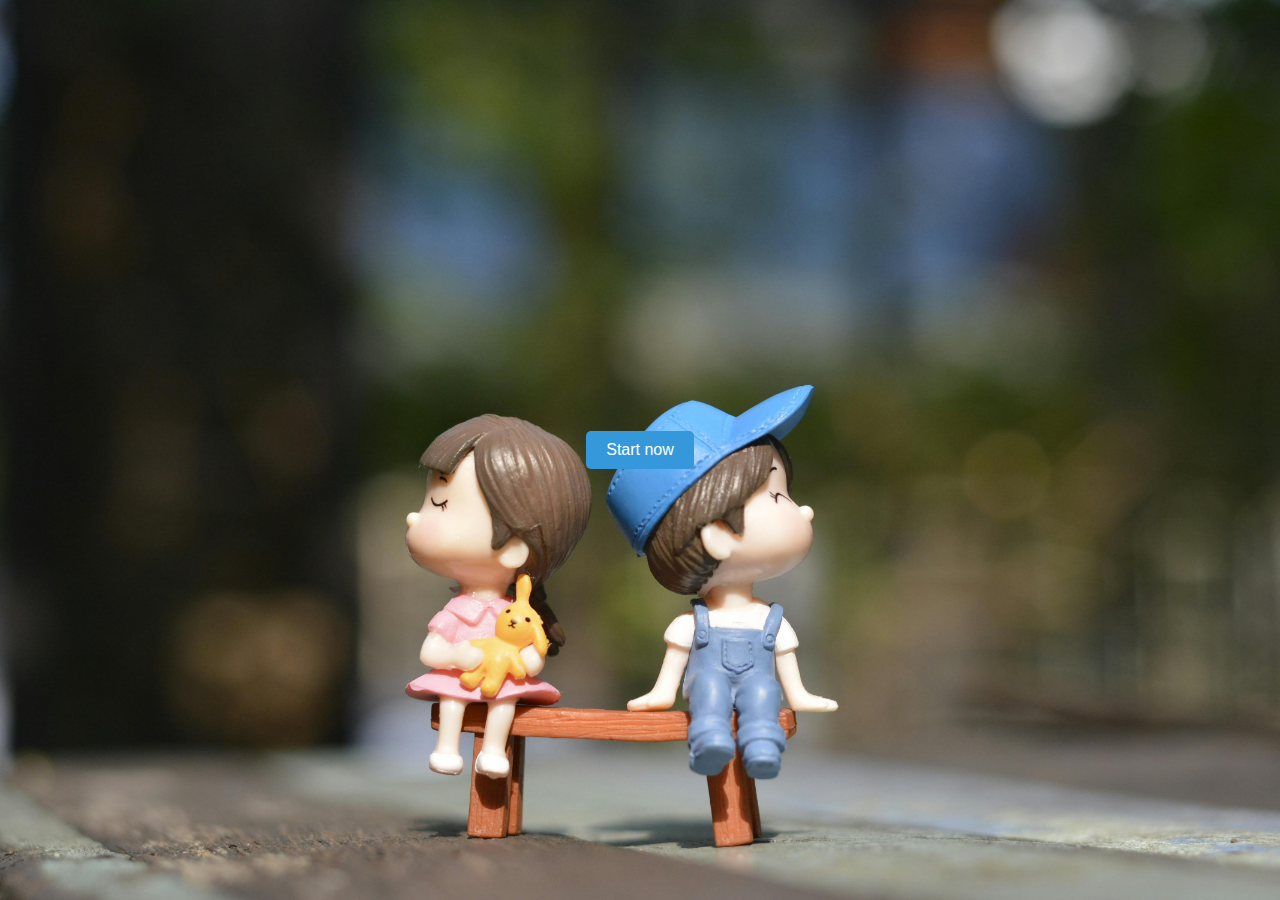
<file: form.html>
<!DOCTYPE html>
<html lang="en">
<head>
    <meta charset="UTF-8">
    <meta name="viewport" content="width=device-width, initial-scale=1.0">
    <title>Document</title>
    <link rel="stylesheet" href="form.css">
</head>
    <style>
        body {
    background-image: url(pexels-kawaiiart-1767434.jpg);
    background-size: cover;
    }
    body {
   font-family: Arial, sans-serif;
   display: flex;
   align-items: center;
   justify-content: center;
   height: 100vh;
   margin: 0;
}

   .tab {
    background-color: #3498db;
    color: #fff;
    padding: 10px 20px;
    cursor: pointer;
    border-radius: 5px;
    }

    </style>
<body>
    <div class="tab" id="myTab">Start now</div>
    
    <script>
        document.getElementById('myTab').addEventListener('click', function() { 
            let gameNum ="lina";
     let userNum = prompt  ("Enter your the name :");
 
      while(userNum !=gameNum ) {
      userNum = prompt ("you enter wrong name ! enter write name")
   }
  // Triggering an alert
   alert('Tab Clicked!');
  window.open("index.html");
});

    </script>
</body>
</html>
</file>
<file: form.css>
body {
    background-image: url(pexels-kawaiiart-1767434.jpg);
    background-size: cover;
}
</file>
